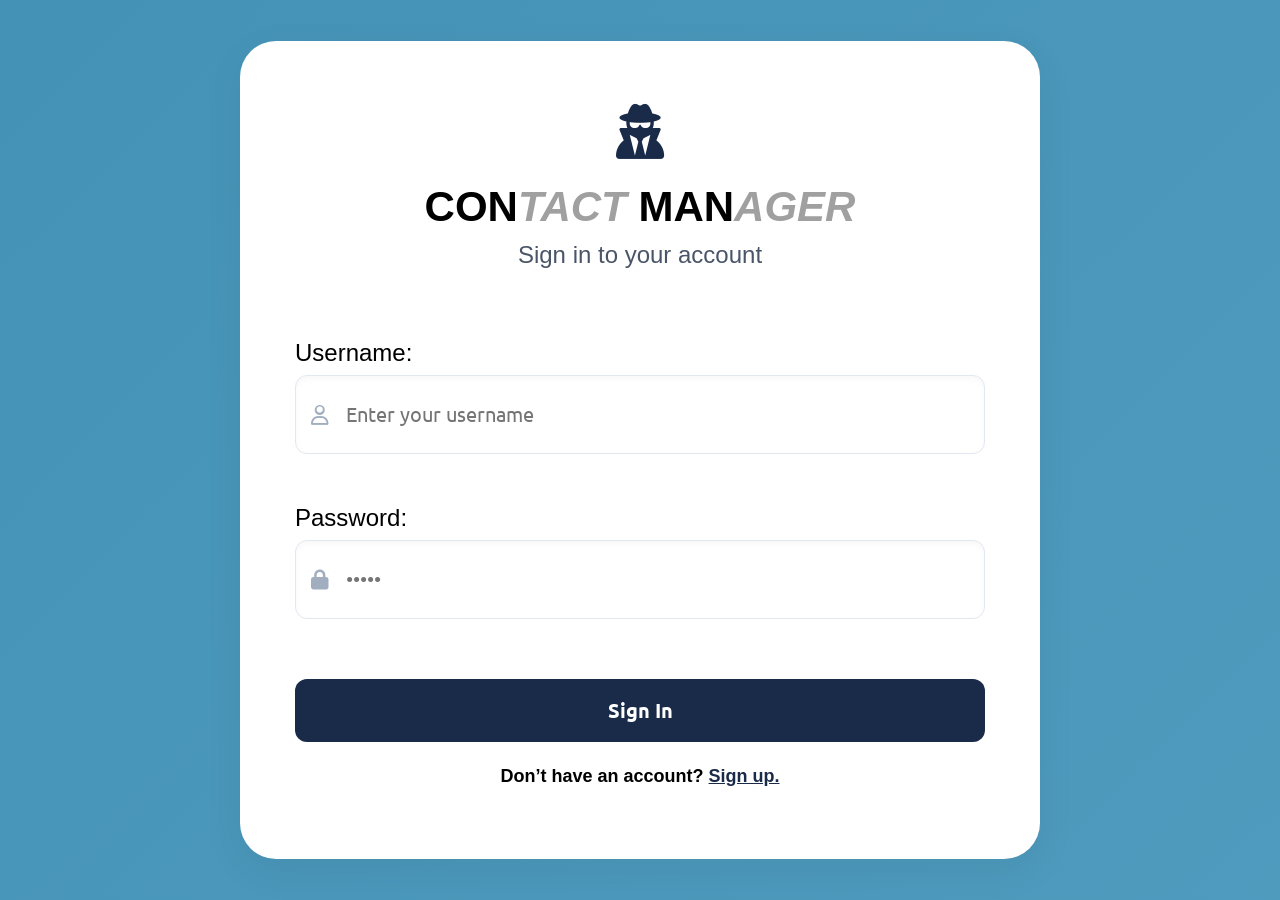
<file: index.html>
<!DOCTYPE html>
<html lang="en">
<head>
	<meta charset="UTF-8">
	<title>COP 4331  - Small Project - Group 2</title>
	<meta name="viewport" content="width=device-width, initial-scale=1.0">
	<meta name="description" content="Contact Manager — sign in to manage your contacts.">
	<script type="text/javascript" src="js/md5.js"></script>
	<script type="text/javascript" src="js/code.js"></script>
	<link rel="stylesheet" href="https://cdnjs.cloudflare.com/ajax/libs/font-awesome/6.5.1/css/all.min.css">
    <link href="css/styles.css" rel="stylesheet">	
    <link href="https://fonts.googleapis.com/css?family=Ubuntu" rel="stylesheet">
</head>
<body>

<main>
	<div id="loginDiv">
		<div class="avatar-container">
			<i class="fa-solid fa-user-secret"></i>
		</div>
		 <h1 id="title" class="logo-text">
            <span class="solid">CON</span><span class="faded">TACT</span> 
            <span class="solid">MAN</span><span class="faded">AGER</span>
        </h1>
		<span id="inner-title">Sign in to your account</span>
		
		<div class = "input-group">
			<label for="loginName">Username:</label>
			<div class ="input-wrapper">
				<i class="fa-regular fa-user input-icon"></i>
				<input type="text" id="loginName" placeholder="Enter your username" />
			</div>
		</div>

		<div class = "input-group">
			<label for="loginPassword">Password:</label>
			<div class ="input-wrapper">
				<i class="fa-solid fa-lock input-icon"></i>
				<input type="password" id="loginPassword" placeholder="•••••"/>
			</div>
		</div>


		<button type="button" id="loginButton" class="buttons" onclick="doLogin();"> Sign In</button>

		<div class = "footer-text">
			Don’t have an account? <span id="registerButton" class="registerLink" onclick="window.location.href='register.html';">Sign up.</span>
		</div>

		<span id="loginResult"></span>

	</div>
</main>

</body>
</html>
</file>
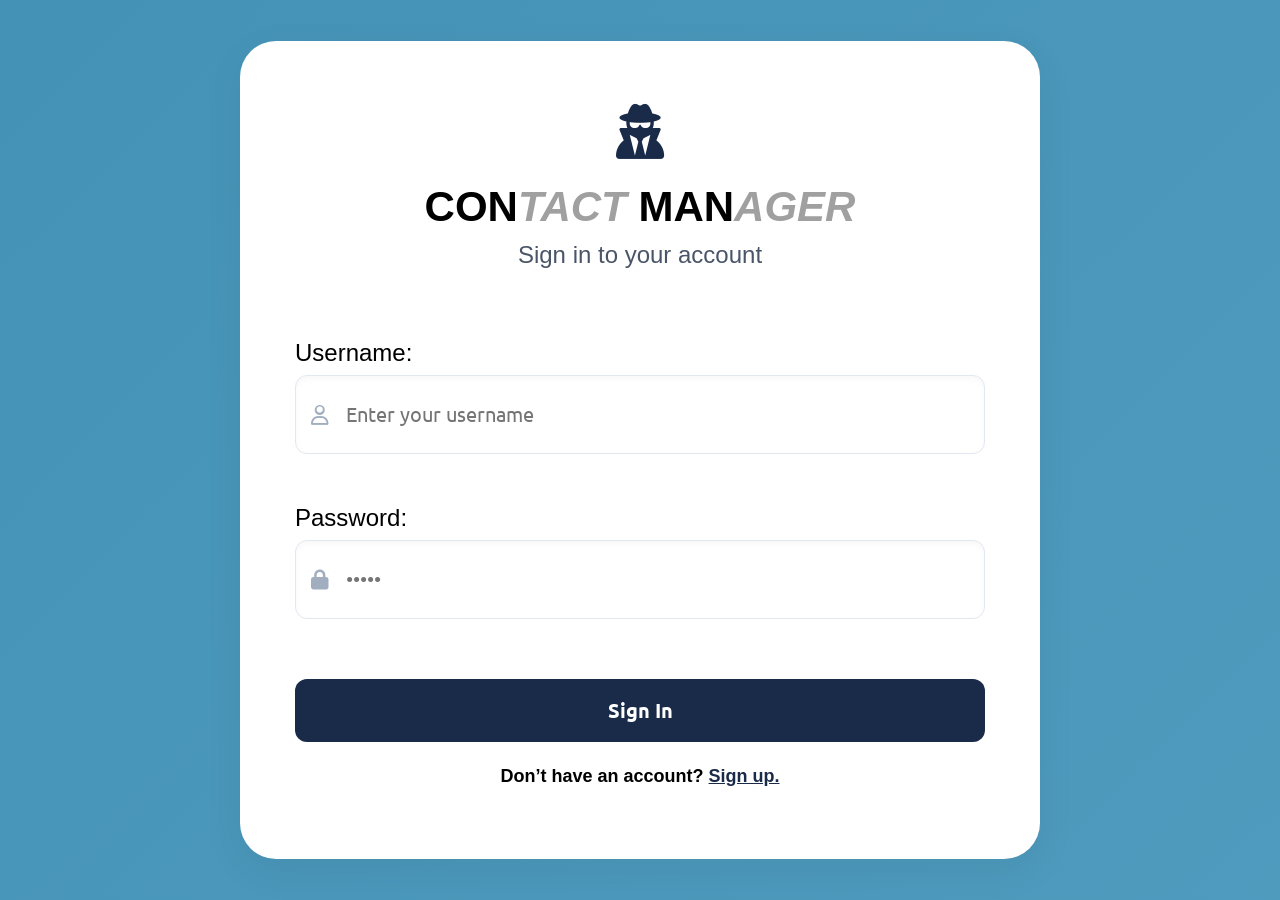
<file: contacts.html>
<!DOCTYPE html>
<html lang="en">
<head>
    <title>COP 4331 - Contacts</title>
    <meta charset="UTF-8">
    <meta name="viewport" content="width=device-width, initial-scale=1.0">
    <meta name="description" content="Contact Manager — manage your contacts.">
    <script type="text/javascript" src="js/code.js"></script>
    <link rel="stylesheet" href="https://cdnjs.cloudflare.com/ajax/libs/font-awesome/6.5.1/css/all.min.css">
    <link href="css/contacts.css" rel="stylesheet">
    <link href="https://fonts.googleapis.com/css?family=Ubuntu" rel="stylesheet">

    <script type="text/javascript">
    document.addEventListener('DOMContentLoaded', function() 
    {
        readCookie();
    }, false);
    </script>
</head>
<body>

<div class="dashboard-wrapper">
    
    <header class="dashboard-header">
        <div class="header-brand">
            <div class="avatar-container">
                <i class="fa-solid fa-user-secret"></i>
            </div>
            <h1 id="title">Contact Manager</h1>
        </div>
        <div class="header-user">
            <span>Welcome, <span id="userName"></span></span>
            <button type="button" id="logoutButton" class="btn-logout" onclick="doLogout();">Log Out</button>
        </div>
    </header>

    <main class="dashboard-container">
        
        <aside class="sidebar-card">
            <h2>Add a Contact</h2>
            
            <div class="input-row">
                <div class="input-group">
                    <label for="firstNameText">First Name:</label>
                    <input type="text" id="firstNameText" placeholder="John" />
                </div>
                <div class="input-group">
                    <label for="lastNameText">Last Name:</label>
                    <input type="text" id="lastNameText" placeholder="Doe" />
                </div>
            </div>

            <div class="input-group">
                <label for="emailText">Email:</label>
                <input type="text" id="emailText" placeholder="john@example.com" />
            </div>

            <div class="input-group">
                <label for="phoneText">Phone Number:</label>
                <input type="text" id="phoneText" placeholder="(555) 555-5555" />
            </div>

            <button type="button" class="btn-primary" onclick="addContact();">Add Contact</button>
            <span id="contactAddResult"></span>
        </aside>

        <section class="main-content">
            
            <div class="search-box">
                <div class="search-row">
                    <div class="input-group" style="margin-bottom: 0;">
                        <label for="searchText">Search Contacts:</label>
                        <input type="text" id="searchText" placeholder="Enter name to search" />
                    </div>
                    <button type="button" class="btn-primary btn-search" onclick="searchContact();">Search</button>
                </div>
                <div class="search-actions">
                    <button type="button" class="btn-secondary" onclick="searchContact('');">Show All</button>
                    <button type="button" class="btn-secondary" onclick="clearSearchResults();">Clear Results</button>
                </div>
            </div>

            <div class="contacts-display-section">
                <h2>Your Contacts</h2>
                <div id="contactList">
                    <h3 style="font-style: italic; display: flex; justify-content: center; align-items: center; height: inherit">Start searching to see your contacts!</h3>
                </div>
            </div>

        </section>
    </main>
</div>
</body>
</html>
</file>
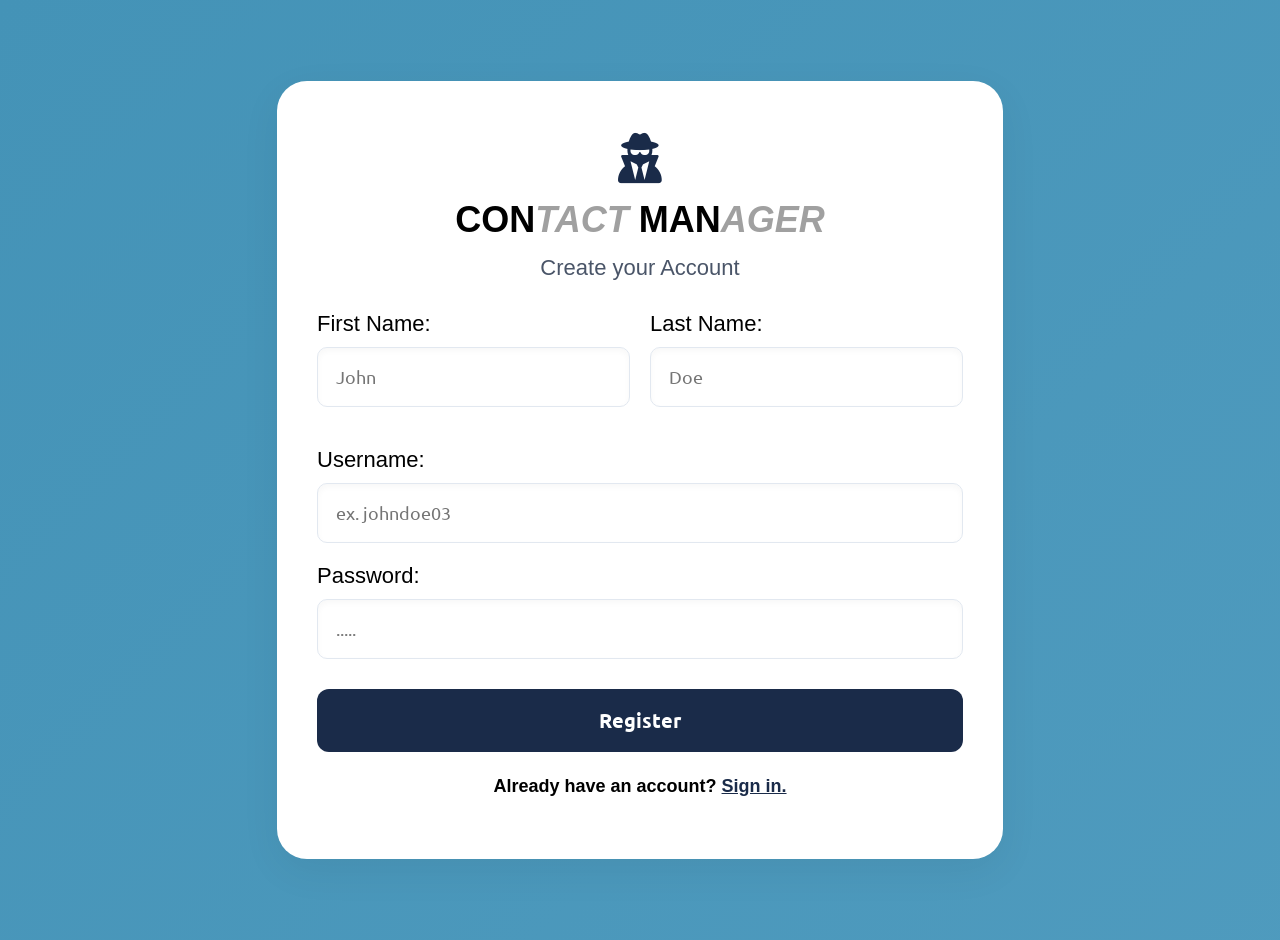
<file: register.html>
<!DOCTYPE html>
<html lang="en">
<head>
    <meta charset="UTF-8">
    <title>COP 4331 - Register</title>
    <meta name="viewport" content="width=device-width, initial-scale=1.0">
    <meta name="description" content="Contact Manager — register to manage your contacts.">
    <link rel="stylesheet" href="https://cdnjs.cloudflare.com/ajax/libs/font-awesome/6.5.1/css/all.min.css">
    <link href="css/register.css" rel="stylesheet">
    <link href="https://fonts.googleapis.com/css?family=Ubuntu" rel="stylesheet">
</head>
<body>

<main>
    <div id="loginDiv">
        <div class="avatar-container">
        <i class="fa-solid fa-user-secret"></i>
        </div>

        <h1 id="title" class="logo-text">
            <span class="solid">CON</span><span class="faded">TACT</span> 
            <span class="solid">MAN</span><span class="faded">AGER</span>
        </h1>
        <span id="inner-title">Create your Account</span>

        <div class = "input-row">
            <div class = "input-group">
                <label for="firstName">First Name:</label>
                <div class="input-wrapper simple-input">
                    <input type="text" id="firstName" placeholder="John" />
                </div>
            </div>

            <div class = "input-group">
                <label for="lastName">Last Name:</label>
                <div class="input-wrapper simple-input">
                    <input type="text" id="lastName" placeholder="Doe" />
                </div>
            </div>
        </div>

        <div class="input-group full-width">
            <label for="registerName">Username:</label>
            <div class="input-wrapper simple-input">
                <input type="text" id="registerName" placeholder="ex. johndoe03" />
            </div>
        </div>

        <div class="input-group full-width">
            <label for="registerPassword">Password:</label>
            <div class="input-wrapper">
                <input type="password" id="registerPassword" placeholder="....." />
            </div>
            <div id="passwordRequirementsMsg" aria-live="polite">
                <h3>Password must contain the following:</h3>
                <p id="letter" class="invalid"><span class="req-icon" aria-hidden="true">✖</span> A <b>lowercase</b> letter</p>
                <p id="capital" class="invalid"><span class="req-icon" aria-hidden="true">✖</span> A <b>capital (uppercase)</b> letter</p>
                <p id="number" class="invalid"><span class="req-icon" aria-hidden="true">✖</span> A <b>number</b></p>
                <p id="length" class="invalid"><span class="req-icon" aria-hidden="true">✖</span> Minimum <b>8 characters</b></p>
            </div>
        </div>

        <button type="button" id="registerButton" class="buttons" onclick="doRegister();"> Register </button>

        
        <div class = "footer-text">
            Already have an account? <span id="loginLink" class="registerLink" onclick="window.location.href='index.html';">Sign in.</span>
        </div>

        <span id="loginResult"></span>


    </div>
    <script type="text/javascript" src="js/code.js"></script>
</main>

</body>
</html>
</file>
<file: css/styles.css>
body 
{
    margin: 0;
    padding: 0;
    display: flex;
    justify-content: center;
    align-items: center;
    min-height: 100vh;
    font-family:'Segoe UI', Tahoma, Geneva, Verdana, sans-serif;
    background: linear-gradient(-45deg, #b6dff4, #80c1ea, #529dc0, #4493b7);
    background-size: 400% 400%;
    animation: gradientFlow 12s ease infinite;
}

@keyframes gradientFlow {
    0%   { background-position: 0% 0%; }
    25%  { background-position: 100% 0%; }
    50%  { background-position: 100% 100%; }
    75%  { background-position: 0% 100%; }
    100% { background-position: 0% 0%; }
}

main {
    display: flex;
    justify-content: center;
    align-items: center;
    min-height: 100vh;
    width: 100%;
}

#loginDiv {
    background-color: white;
    width: 100%;
    max-width: 800px;
    padding: 60px 55px; 
    border-radius: 36px; 
    box-shadow: 0px 12px 40px rgba(0, 0, 0, 0.06);
    box-sizing: border-box;
    text-align: center;

    display: flex;
    flex-direction: column;
    justify-content: center; 
}

.logo-text {
    font-family: "Segoe UI", Tahoma, Geneva, Verdana, sans-serif;
    text-transform: uppercase;
    font-size: 3.5rem; 
    margin-bottom: 0.2em;
    text-align: center;
}

.logo-text .solid {
    color: #000000;
    font-style: normal;
    font-weight: 700; 
}

.logo-text .faded {
    color: #A0A0A0; 
    font-style: italic;
    font-weight: 700; 
}

.avatar-container {
    font-size: 55px !important;
    color: #1A2B49;
    margin-bottom: 18px;
}

#title {
    font-size: 42px;
    font-weight: 700;
    color: #000000;
    margin: 0 0 10px 0;
}

#inner-title {
    display: block;
    font-size: 24px;
    color: #4A5568;
    margin-bottom: 70px;
}

.input-group {
    width: 100%;
    text-align: left;
    margin-bottom: 50px;
}

.input-group label {
    display: block;
    font-size: 24px;
    color: #000000;
    margin-bottom: 8px;
}

.input-wrapper {
    position: relative;
    display: flex;
    align-items: center;
}

.input-icon {
    position: absolute;
    left: 16px;
    color: #A0AEC0;
    font-size: 20px;
    pointer-events: none;
}

input[type="text"], input[type="password"] {
    width: 100%;
    padding: 25px 30px 26px 50px;
    font-size: 20px;
    border: 1.5px solid #E2E8F0;
    border-radius: 12px;
    box-sizing: border-box;
    font-family: 'Ubuntu', sans-serif;
    color: #1A2B49;
    text-align: left;
    transition: border-color 0.2s ease;
    box-shadow: inset 0px 3px 6px rgba(0, 0, 0, 0.03);
}

input[type="text"]:focus, input[type="password"]:focus {
    outline: none;
    border-color: #1A2B49;
}

.buttons {
    width: 100%;
    background-color: #1A2B49;
    color: #ffffff;
    font-size: 20px;
    font-weight: 700;
    padding: 18px;
    border: none;
    border-radius: 12px;
    cursor: pointer;
    font-family: 'Ubuntu', sans-serif;
    margin-top: 10px;
    margin-bottom: 24px;
    transition: background-color 0.2s ease;
}

.buttons:hover {
    background-color: #6381ba;
}


.footer-text {
    font-size: 18px;
    color: #000000;
    font-weight: 700;
}

.registerLink {
    color: #1A2B49;
    text-decoration: underline;
    cursor: pointer;
    transition: all 0.2s ease-in-out;
}

.registerLink:hover {
    color: #00D2FF;
}


#loginResult {
    display: block;
    font-size: 14px;
    color: #E53E3E;
    margin-top: 12px;
}


#loggedInDiv, #accessUIDiv {
    font-size: 30px;
    width: 70%;
    margin-left: 15%;
    padding: 25px;
    background-color: #b2b2b2;
}
</file>
<file: css/contacts.css>
body {
    background-color: #C4E2F5;
    margin: 0;
    padding: 0;
    font-family: 'Segoe UI', Tahoma, Geneva, Verdana, sans-serif;
    color: #1A2B49;
}

.dashboard-wrapper {
    display: flex;
    flex-direction: column;
    min-height: 100vh;
}

.dashboard-header {
    background-color: white;
    display: flex;
    justify-content: space-between;
    align-items: center;
    padding: 20px 45px;
    box-shadow: 0px 4px 20px rgba(0, 0, 0, 0.04);
    box-sizing: border-box;
}

.header-brand {
    display: flex;
    align-items: center;
    gap: 15px;
}

.avatar-container {
    font-size: 36px;
    color: #1A2B49;
    display: flex;
    align-items: center;
}

#title {
    font-family: "Segoe UI", Tahoma, Geneva, Verdana, sans-serif;
    font-size: 34px;
    font-weight: 700;
    color: #1A2B49;
    margin: 0;
    text-transform: uppercase;
}

.header-user {
    display: flex;
    align-items: center;
    gap: 24px;
    font-size: 20px;
    font-weight: 600;
    color: #2D3748;
}

#userName {
    color: #1A2B49;
    font-weight: 700;
}

.dashboard-container {
    display: grid;
    grid-template-columns: 400px 1fr; 
    gap: 35px;
    padding: 40px 45px;
    max-width: 1400px;
    width: 100%;
    margin: 0 auto;
    box-sizing: border-box;
}

.sidebar-card, .search-box, .contacts-display-section {
    background-color: white;
    border-radius: 24px; 
    box-shadow: 0px 12px 40px rgba(0, 0, 0, 0.04);
    box-sizing: border-box;
}

.sidebar-card {
    padding: 40px 30px;
    height: fit-content;
}

.contacts-display-section {
    padding: 40px;
    min-height: 500px;
    text-align: left;
}

.sidebar-card h2, .contacts-display-section h2 {
    margin-top: 0;
    margin-bottom: 25px;
    font-size: 24px;
    font-weight: 700;
    color: #1A2B49;
    border-bottom: 2px solid #E2E8F0;
    padding-bottom: 12px;
}

.input-group {
    margin-bottom: 24px;
    text-align: left;
    width: 100%;
}

.input-row {
    display: flex;
    gap: 16px;
    width: 100%;
}

.input-row .input-group {
    flex: 1;
    margin-bottom: 24px;
}

.input-group label {
    display: block;
    font-size: 18px;
    font-weight: 600;
    color: #000000;
    margin-bottom: 8px;
}

input[type="text"] {
    width: 100%;
    padding: 16px 18px;
    font-size: 18px;
    border: 1.5px solid #E2E8F0;
    border-radius: 12px;
    box-sizing: border-box;
    font-family:'Segoe UI', Tahoma, Geneva, Verdana, sans-serif;
    color: #1A2B49;
    transition: border-color 0.2s ease;
    box-shadow: inset 0px 3px 6px rgba(0, 0, 0, 0.03);
}

input[type="text"]:focus {
    outline: none;
    border-color: #1A2B49;
}

.btn-primary {
    width: 100%;
    background-color: #1A2B49;
    color: white;
    border: none;
    padding: 16px;
    font-size: 18px;
    font-weight: 700;
    border-radius: 12px;
    cursor: pointer;
    font-family:'Segoe UI', Tahoma, Geneva, Verdana, sans-serif;
    transition: background 0.2s ease;
}

.btn-primary:hover {
    background-color: #93a8d0;
}

.search-box {
    padding: 24px 30px;
    display: flex;
    flex-direction: column;
    gap: 16px;
}

.search-row {
    display: flex;
    gap: 16px;
    align-items: flex-end;
}

.search-row .input-group {
    flex: 1;
}

.search-actions {
    display: flex;
    gap: 12px;
}

.btn-search {
    width: auto;
    padding: 16px 35px;
    white-space: nowrap;
}

.btn-logout {
    background-color: #e58585;
    color: #0e0e0e;
    border: 1.5px solid #E53E3E;
    padding: 10px 20px;
    font-size: 15px;
    font-weight: 700;
    border-radius: 10px;
    cursor: pointer;
    font-family:'Segoe UI', Tahoma, Geneva, Verdana, sans-serif;
    transition: all 0.2s ease;
}

.btn-logout:hover {
    background-color: #C0392B;
    color: white;
}

.contact-card {
    background-color: #E8F3FF;
    border: 1px solid #B6D4F2;
    border-radius: 20px;
    padding: 22px;
    margin-bottom: 18px;
    box-shadow: 0px 14px 30px rgba(26, 43, 73, 0.08);
}

.contact-card .input-group {
    margin-bottom: 14px;
}

.contact-card .input-row {
    display: flex;
    gap: 16px;
}

.contact-card .input-row .input-group {
    flex: 1;
    min-width: 0;
}

.contact-card label {
    display: block;
    color: #1A2B49;
    font-weight: 600;
    margin-bottom: 8px;
}

.contact-field {
    width: 100%;
    padding: 14px 16px;
    border-radius: 14px;
    border: 1px solid #D8E6F5;
    background-color: #F7FBFF;
    color: #1A2B49;
    box-shadow: inset 0px 3px 6px rgba(26, 43, 73, 0.03);
    font-size: 15px;
    box-sizing: border-box;
}

.contact-field:disabled {
    color: #4A5568;
    background-color: #EDF4FF;
}

.contact-actions {
    display: flex;
    justify-content: flex-end;
    gap: 12px;
    margin-top: 10px;
}

.btn-secondary {
    background-color: #112a4b;
    color: white;
    border: none;
    padding: 12px 20px;
    border-radius: 12px;
    cursor: pointer;
    transition: background 0.2s ease;
    font-weight: bold;
}

.btn-secondary:hover {
    background-color: #abc9f5;
}

.btn-success {
    background-color: #38A169;
    color: white;
    border: none;
    padding: 12px 20px;
    border-radius: 12px;
    cursor: pointer;
    transition: background 0.2s ease;
    font-weight: bold;
}

.btn-danger {
    background-color: #E53E3E;
    color: white;
    border: none;
    padding: 12px 20px;
    border-radius: 12px;
    cursor: pointer;
    transition: background 0.2s ease;
}

.main-content {
    display: flex;
    flex-direction: column;
    gap: 30px;
}

#contactAddResult {
    display: block;
    margin-top: 12px;
    font-size: 14px;
    font-weight: 600;
}
</file>
<file: css/register.css>
body 
{
    margin: 0;
    padding: 20px;
    display: flex;
    justify-content: center;
    align-items: center;
    min-height: 100vh;
    font-family:'Segoe UI', Tahoma, Geneva, Verdana, sans-serif;
    background: linear-gradient(-45deg, #b6dff4, #80c1ea, #529dc0, #4493b7);
    background-size: 400% 400%;
    animation: gradientFlow 12s ease infinite;
}

@keyframes gradientFlow {
    0%   { background-position: 0% 0%; }
    25%  { background-position: 100% 0%; }
    50%  { background-position: 100% 100%; }
    75%  { background-position: 0% 100%; }
    100% { background-position: 0% 0%; }
}

#loginDiv {
    background-color: white;
    width: 100%;
    max-width: 800px;
    padding: 50px 40px; 
    border-radius: 30px; 
    box-shadow: 0px 12px 40px rgba(0, 0, 0, 0.06);
    box-sizing: border-box;
    text-align: center;
    display: flex;
    flex-direction: column;
    justify-content: center; 
}

.logo-text {
    font-family: "Segoe UI", Tahoma, Geneva, Verdana, sans-serif;
    text-transform: uppercase;
    font-size: 3.5rem; 
    margin-bottom: 0.2em;
    text-align: center;
}

.logo-text .solid {
    color: #000000;
    font-style: normal;
    font-weight: 700; 
}

.logo-text .faded {
    color: #A0A0A0; 
    font-style: italic;
    font-weight: 700; 
}

.avatar-container {
    font-size: 50px;
    color: #1A2B49;
    margin-bottom: 10px;
}

#title {
    font-size: 36px;
    font-weight: 700;
    color: #000000;
    margin: 0 0 4px 0;
    padding-bottom: 10px;
}

#inner-title {
    display: block;
    font-size: 22px;
    color: #4A5568;
    margin-bottom: 30px; 
}

.input-row {
    display: flex;
    width: 100%;
    gap: 20px; 
    margin-bottom: 20px;
}

.input-group {
    width: 100%;
    text-align: left;
    margin-bottom: 20px;
}

.input-group label {
    display: block;
    font-size: 22px;
    color: #000000;
    margin-bottom: 10px;
}

.input-wrapper {
    position: relative;
    display: flex;
    align-items: center;
}

.input-icon {
    position: absolute;
    left: 16px;
    color: #A0AEC0;
    font-size: 25px;
    pointer-events: none;
}

input[type="text"], input[type="password"] {
    width: 100%;
    padding: 18px 18px;
    font-size: 18px;
    border: 1.5px solid #E2E8F0;
    border-radius: 10px;
    box-sizing: border-box;
    font-family: 'Ubuntu', sans-serif;
    color: #1A2B49;
    text-align: left;
    transition: border-color 0.2s ease;
    box-shadow: inset 0px 3px 6px rgba(0, 0, 0, 0.03);
}

input[type="text"]:focus, input[type="password"]:focus {
    outline: none;
    border-color: #1A2B49;
}

.buttons {
    width: 100%;
    background-color: #1A2B49;
    color: #ffffff;
    font-size: 20px;
    font-weight: 700;
    padding: 18px;
    border: none;
    border-radius: 12px;
    cursor: pointer;
    font-family: 'Ubuntu', sans-serif;
    margin-top: 10px;
    margin-bottom: 24px;
    transition: background-color 0.2s ease;
}

.buttons:hover {
    background-color: #93a8d0;
}

.footer-text {
    font-size: 18px;
    color: #000000;
    font-weight: 700;
}

.registerLink {
    color: #1A2B49;
    text-decoration: underline;
    cursor: pointer;
    transition: all 0.2s ease-in-out;
}

.registerLink:hover {
    color: #00D2FF;
}

.invalid {
    color: red;
}

.valid {
    color: green;
}

#passwordRequirementsMsg {
    display: none;
    margin-top: 10px;
}

.req-icon {
    display: inline-block;
    width: 20px;
    text-align: center;
    margin-right: 8px;
    font-weight: 700;
    font-size: 16px;
}

#registerPassword:focus + #passwordRequirementsMsg,
#registerPassword:active + #passwordRequirementsMsg {
    display: block;
}

#registerPassword:not(:placeholder-shown) + #passwordRequirementsMsg {
    display: block;
}

#loginResult {
    display: block;
    font-size: 14px;
    color: #E53E3E;
    margin-top: 12px;
}


#loggedInDiv, #accessUIDiv {
    font-size: 30px;
    width: 70%;
    margin-left: 15%;
    padding: 25px;
    background-color: #b2b2b2;
}
</file>
